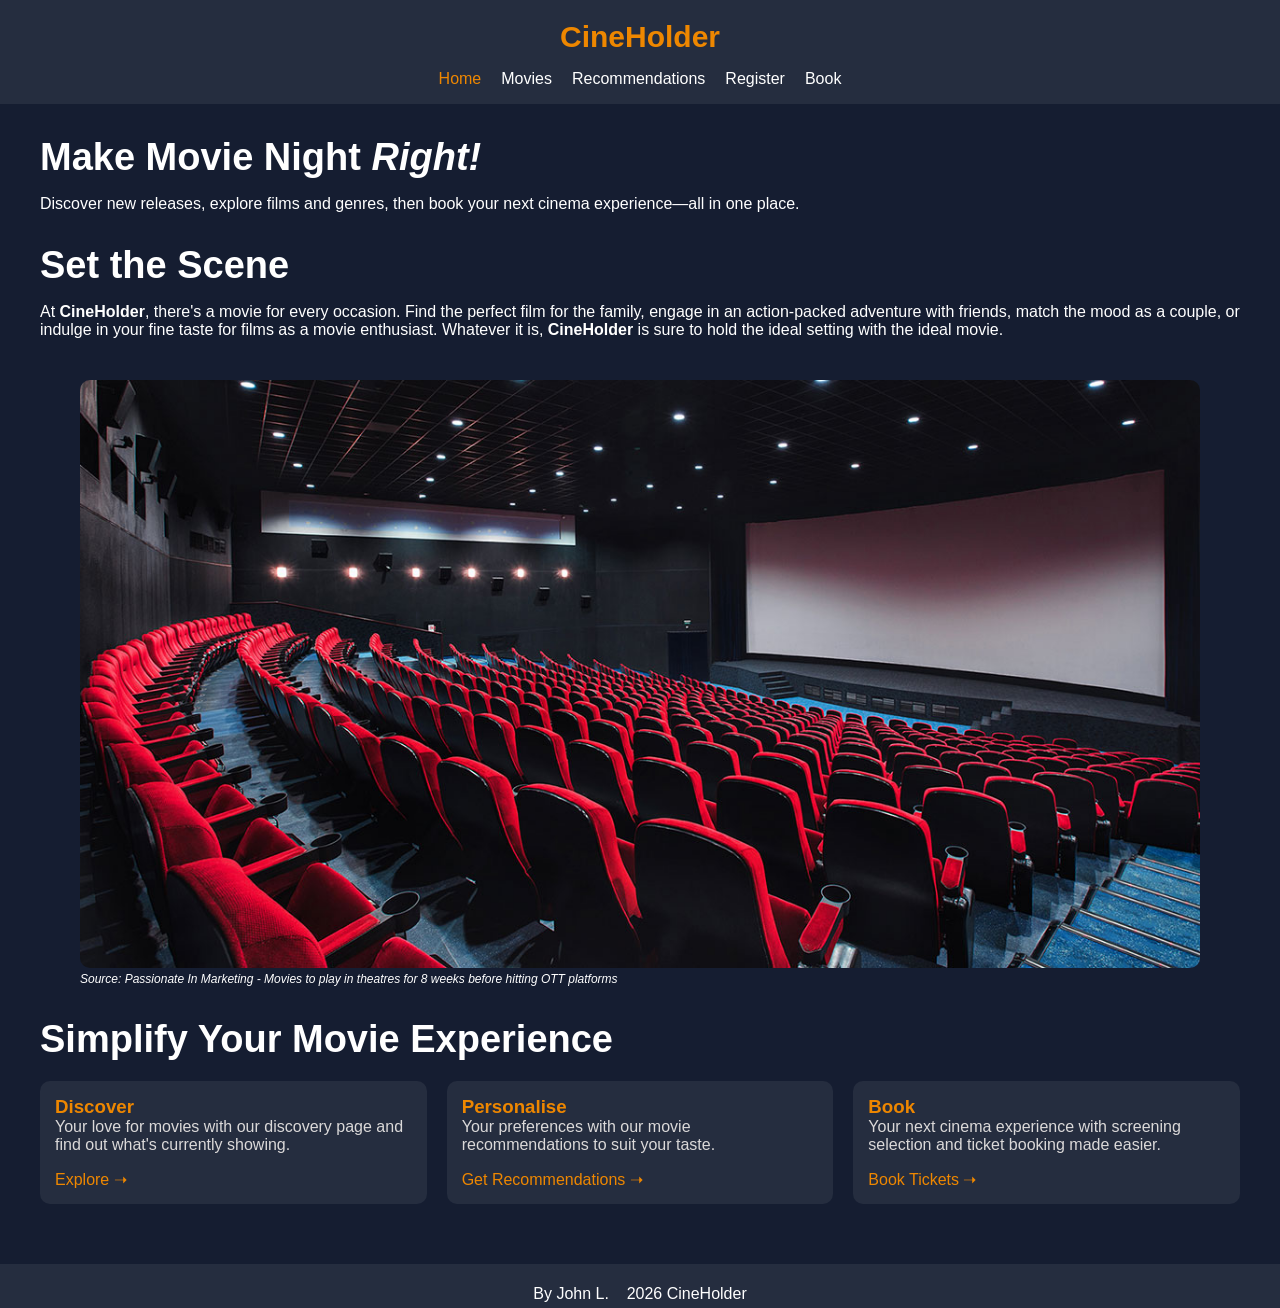
<file: web dev - assignment 2/index.html>
<!DOCTYPE html>
<html lang="en">
<head>
    <meta charset="utf-8" >
    <meta name="description" content="Web development" >
    <meta name="keywords" content="Movie discovery and ticket booking platform" >
    <meta name="author" content="John L." >
    <meta name="viewport" content="width=device-width, initial-scale=1.0" >
    <title>CineHolder · Home</title>

<link href="cssfiles/desktop.css" rel="stylesheet" media="screen and (min-width: 1024px)">
<link href="cssfiles/tablet.css" rel="stylesheet" media="screen and (min-width: 768px) and (max-width: 1023px)">
<link href="cssfiles/mobile.css" rel="stylesheet" media="screen and (max-width: 767px)">
<script src="jsfiles/script.js" defer></script>

</head>

<body>
    <!--Header contains website name and navigation bar-->
    <!--Website name and nav bar is consistent throughout webpages-->
    <!--Utilised the class "active" to display the current page-->
    <header>
        <h1>CineHolder</h1>

        <nav>
            <a href="index.html" class="active">Home</a>
            <a href="movies.html">Movies</a>
            <a href="recommend.html">Recommendations</a>
            <a href="register.html">Register</a>
            <a href="booking.html">Book</a>
        </nav>
    </header>

    <!--Used "segment" class throughout the webpages to style passages of text-->
<main>
    <section class="segment">
            <h2>Make Movie Night <em>Right!</em></h2>
                <p>
                    Discover new releases, explore films and genres, 
                    then book your next cinema experience—all in one place.
                </p>
    </section>

    <section class="segment">
        <h2>Set the Scene</h2>
            <p>
                At <strong>CineHolder</strong>, there's a movie for every occasion. Find the perfect film for the family, 
                engage in an action-packed adventure with friends, match the mood as a couple, 
                or indulge in your fine taste for films as a movie enthusiast. Whatever it is, 
                <strong>CineHolder</strong> is sure to hold the ideal setting with the ideal movie.
            </p>

            <!--Referenced the auditorium image to the name of the article I found the image and typed it inside of "figcaption"-->
            <figure>
                <img class="indexImage" src="images/cinema_auditorium.jpg" 
                    alt="Cinema auditorium with rows of seats facing the screen">
                    <figcaption>
                        <em>Source: Passionate In Marketing - Movies to play in theatres for 8 weeks before hitting
                        OTT platforms</em>
                    </figcaption>
            </figure>
    </section>

    <!--Utilised "services" class to display flex containing the individual service cards-->
    <!--The individual service cards are linked to their respective pages, allowing users to click on them based off their interests-->
    <section class="segment">
        <h2>Simplify Your Movie Experience</h2>
        <div class="services">
            <a href="movies.html">
                <article class="serviceCard">
                    <h3>Discover</h3>
                        <p>
                            Your love for movies with our discovery page and find out what's currently showing.
                        </p>
                        <span>
                            Explore ➝
                        </span>
                </article>
            </a>
            
            <a href="recommend.html">
                <article class="serviceCard">
                    <h3>Personalise</h3>
                        <p>
                            Your preferences with our movie recommendations to suit your taste.
                        </p>
                        <span>
                            Get Recommendations ➝
                        </span>
                </article>
            </a>

            <a href="booking.html">
                <article class="serviceCard">
                    <h3>Book</h3>
                        <p>
                            Your next cinema experience with screening selection and ticket booking made easier.
                        </p>
                        <span>
                            Book Tickets ➝
                        </span>
                </article>
            </a>
        </div>
    </section>

</main>

<!--Footer is styled with the "sticky footer" approach to have the footer consistently at the bottom of each loaded page within the platform-->
<footer>
    <p>By John L. &nbsp;&nbsp;&nbsp;2026 CineHolder</p>
</footer>

</body>

</html>
</file>
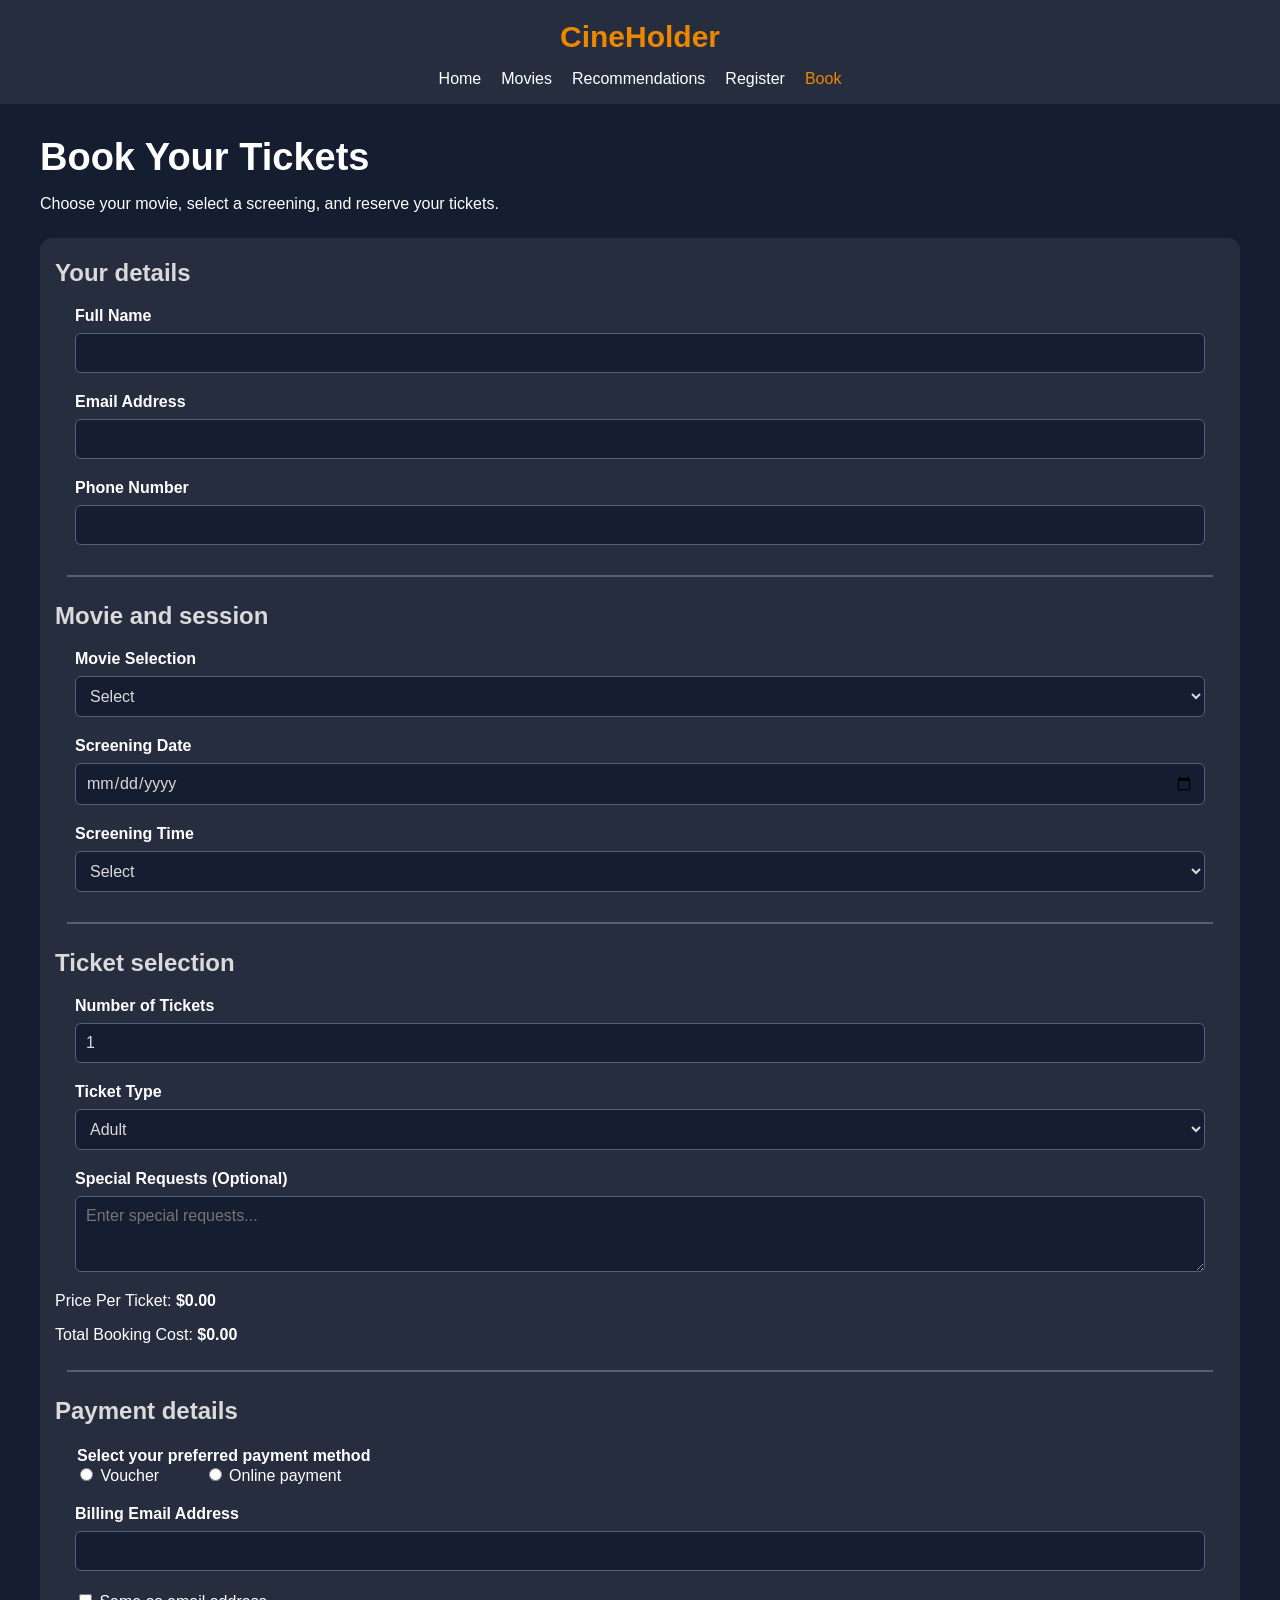
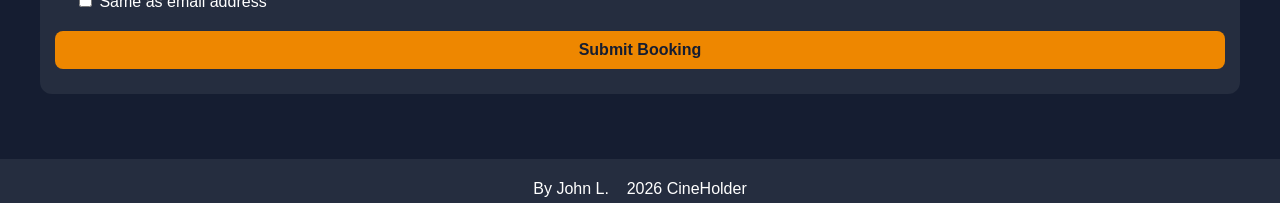
<file: web dev - assignment 2/booking.html>
<!DOCTYPE html>
<html lang="en">
<head>
    <meta charset="utf-8" >
    <meta name="description" content="Web development" >
    <meta name="keywords" content="Movie discovery and ticket booking platform" >
    <meta name="author" content="John L." >
    <meta name="viewport" content="width=device-width, initial-scale=1.0" >
    <title>CineHolder · Book</title>

<link href="cssfiles/desktop.css" rel="stylesheet" media="screen and (min-width: 1024px)">
<link href="cssfiles/tablet.css" rel="stylesheet" media="screen and (min-width: 768px) and (max-width: 1023px)">
<link href="cssfiles/mobile.css" rel="stylesheet" media="screen and (max-width: 767px)">
<script src="jsfiles/script.js" defer></script>

</head>

<body>

<div id="scrnOverlay"></div>

<div id="errorWindow" class="window" role="alertdialog"
     aria-modal="true" aria-labelledby="errorTitle">
        <h2 id="errorTitle">Invalid Booking</h2>

    <div id="errorMessages"></div>

    <button type="button" id="errorClose" class="errorButton">
        Close
    </button>
</div>

    <header>
        <h1>CineHolder</h1>

        <nav>
            <a href="index.html">Home</a>
            <a href="movies.html">Movies</a>
            <a href="recommend.html">Recommendations</a>
            <a href="register.html">Register</a>
            <a href="booking.html" class="active">Book</a>
        </nav>
    </header>


<main>
<section class="segment">
    <h2>Book Your Tickets </h2>
        <p>
            Choose your movie, select a screening, and reserve your tickets.
        </p>
</section>

<section class="infoPanel">
    <h2>Your details</h2>
    
<!--Upon successful submission, results will be posted to the given http link-->
    <form id="bookingForm" method="POST" action="http://mercury.swin.edu.au/it000000/cos10005/regtest.php">
        <fieldset>
            <div class="formInput">
                <label for="fullName">Full Name</label>
                <input type="text" id="fullName" name="fullName">
            </div>

            <div class="formInput">
                <label for="email">Email Address</label>
                <input type="text" id="email" name="email">
            </div>

            <div class="formInput">
                <label for="phone">Phone Number</label>
                <input type="tel" id="phone" name="phone">
            </div>
        </fieldset>

    <hr>

    <h2>Movie and session</h2>

    <fieldset>
        <div class="formInput">
            <label for="movie">Movie Selection</label>
                <select id="movie" name="movie">
                    <option value="">Select</option>
                    <option value="spider-man">Spider-Man: Brand New Day</option>
                    <option value="odyssey">The Odyssey</option>
                    <option value="supermario">The Super Mario Galaxy Movie</option>
                    <option value="lalaland">La La Land</option>
                    <option value="hailmary">Project Hail Mary</option>
                    <option value="3idiots">3 Idiots</option>
                </select>
        </div>

        <div class="formInput">
            <label for="screeningDate">Screening Date</label>
                <input type="date" id="screeningDate" name="screeningDate">
        </div>

        <div class="formInput">
            <label for="screeningTime">Screening Time</label>
                <select id="screeningTime" name="screeningTime">
                    <option value="">Select</option>
                </select>
        </div>
    </fieldset>

    <hr>

    <!--Used identifier "ticketQuantity" and "ticketType" to be targeted by JavaScript for ticket pricing calculation-->
    <!--Individual ticket types will be configured to have different values inside of JavaScript-->
    <h2>Ticket selection</h2>

    <fieldset>
        <div class="formInput">
            <label for="ticketQuantity">Number of Tickets</label>
                <input type="number" id="ticketQuantity" name="ticketQuantity" min="1" value="1">
        </div>

        <div class="formInput">
            <label for="ticketType">Ticket Type</label>
                <select id="ticketType" name="ticketType">
                    <option value="adult">Adult</option>
                    <option value="child">Child</option>
                    <option value="student">Student</option>
                </select>
        </div>
    
        <!--Established a textarea of "3" rows sizing with placeholder text inside-->
        <div class="formInput">
            <label for="specialRequests">
                Special Requests (Optional)
            </label>
            <textarea id="specialRequests" name="specialRequests" rows="3" placeholder="Enter special requests..."></textarea>
        </div>
        
        <!--"costSummary" is targeted by JavaScript in order to display finalised calculations-->
        <!--Used "aria-live=polite"" to read the cost per ticket and final pricing-->
        <div class="costSummary" aria-live="polite">
            <p>Price Per Ticket: <strong id="onePrice">$0.00</strong></p>
            <p>Total Booking Cost: <strong id="totalCost">$0.00</strong></p>
        </div>
    </fieldset>

    <hr>

    <h2>Payment details</h2>

    <fieldset class="formInputChoice2">
        <legend>Select your preferred payment method</legend>

                <label for="methodVoucher" class="radioLabel2">
                    <input id="methodVoucher" type="radio" name="paymentMethod" value="voucher">
                    Voucher
                </label>

                <label for="methodOnline" class="radioLabel2">
                    <input id="methodOnline" type="radio" name="paymentMethod" value="onlinePay">
                    Online payment
                </label>
    </fieldset>

    <!--Hidden containers consisting of input fields, they are only revealed when the respective option is selected above ^-->
    <fieldset>
        <div id="voucherFields" class="formInput" hidden>
            <label for="voucherCode">12-Digit Voucher Code</label>
                <input type="text" id="voucherCode" name="voucherCode" inputmode="numeric">
        </div>

        <div id="cardFields" hidden>
            <div class="formInput">
                <label for="cardType">Card Type</label>
                    <select id="cardType" name="cardType">
                        <option value="">Select</option>
                        <option value="visa">Visa</option>
                        <option value="mastercard">Mastercard</option>
                        <option value="amex">American Express</option>
                    </select>
            </div>

            <div class="formInput">
                <label for="cardNumber">Card Number</label>
                    <input type="text" id="cardNumber" name="cardNumber" inputmode="numeric" autocomplete="off">
            </div>
        </div>

        <div class="formInput">
            <label for="billingEmail">Billing Email Address</label>
                <input type="text" id="billingEmail" name="billingEmail">
        </div>

        <!--Used input "checkbox" for mirroring the previous Email field into "billingEmail" input ^ when checked-->
        <div class="formInputChoice3">
            <label for="sameEmail" class="radioLabel">
                <input id="sameEmail" type="checkbox" name="sameEmail" value="yes">
                Same as email address
            </label>
        </div>

        <button type="submit" class="panelButton">
            Submit Booking
        </button>
    </fieldset>

    </form>
</section>

</main>

<footer>
    <p>By John L. &nbsp;&nbsp;&nbsp;2026 CineHolder</p>
</footer>

</body>

</html>
</file>
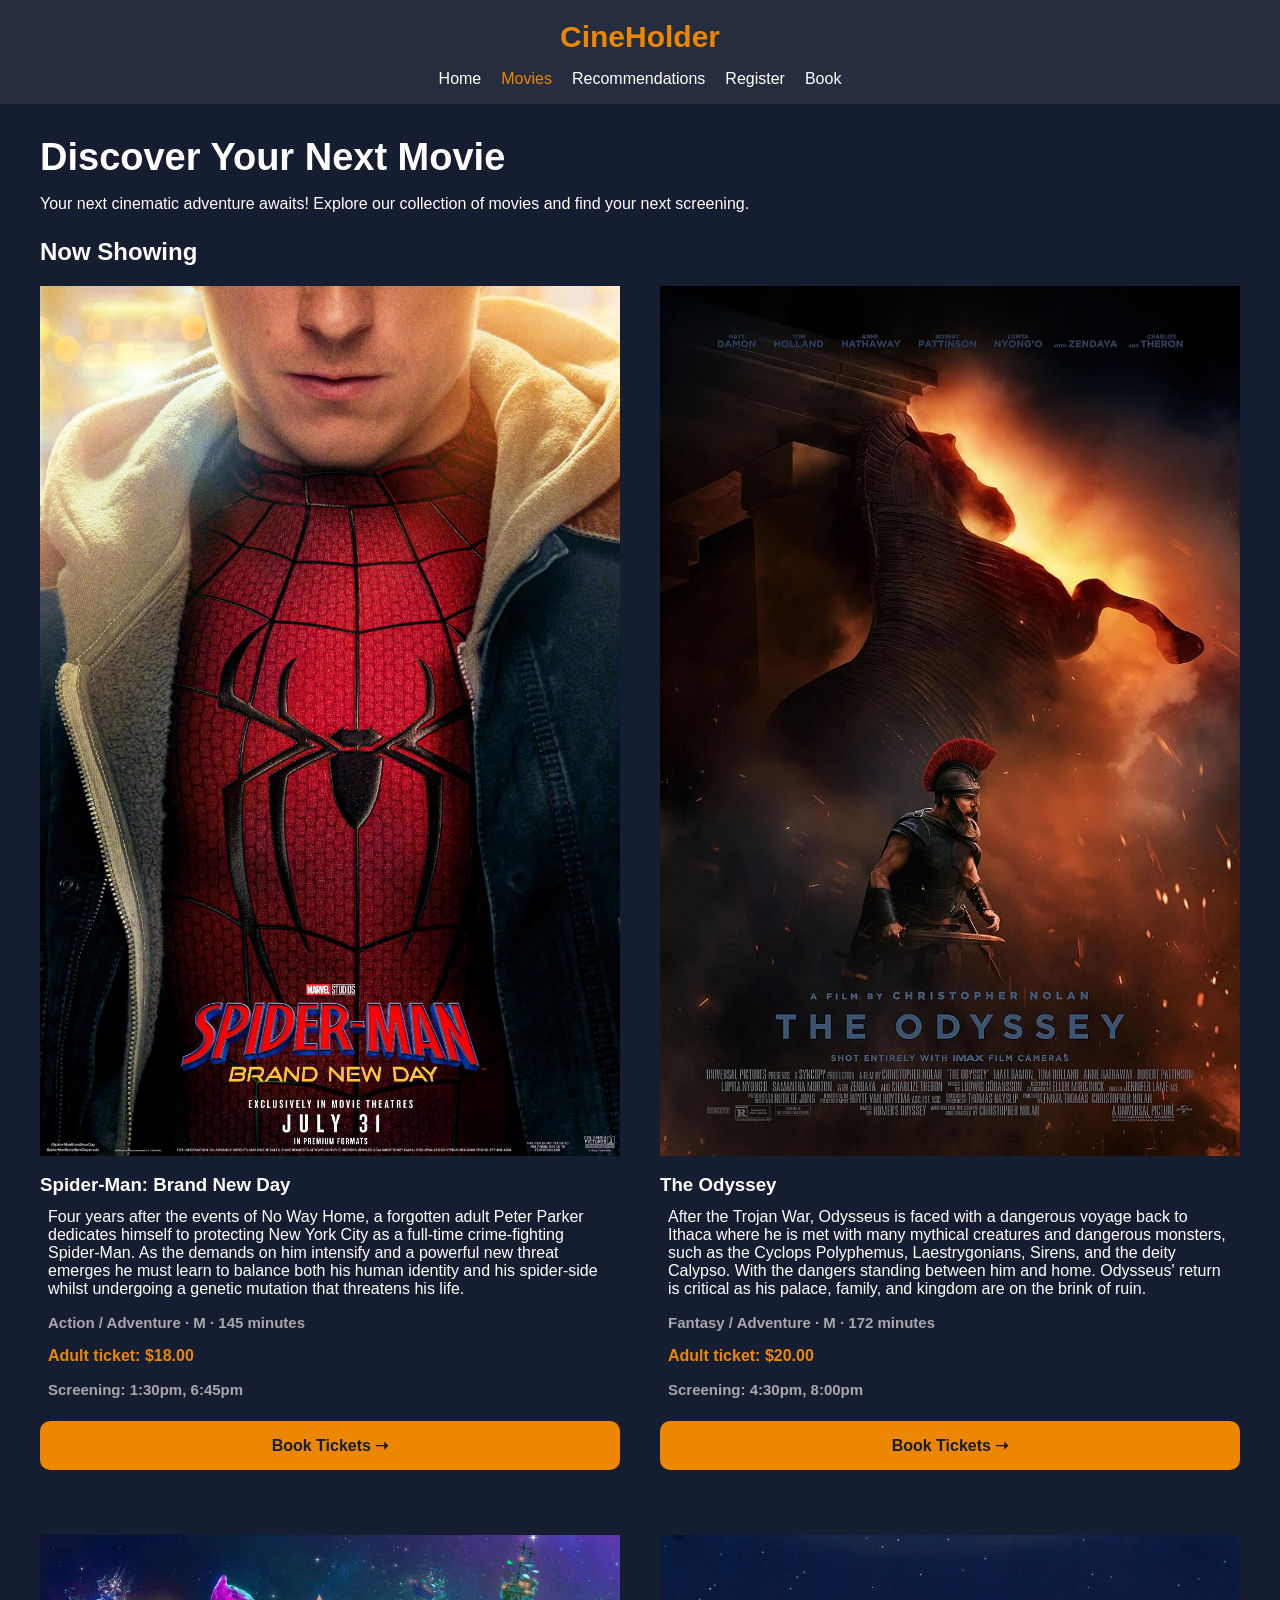
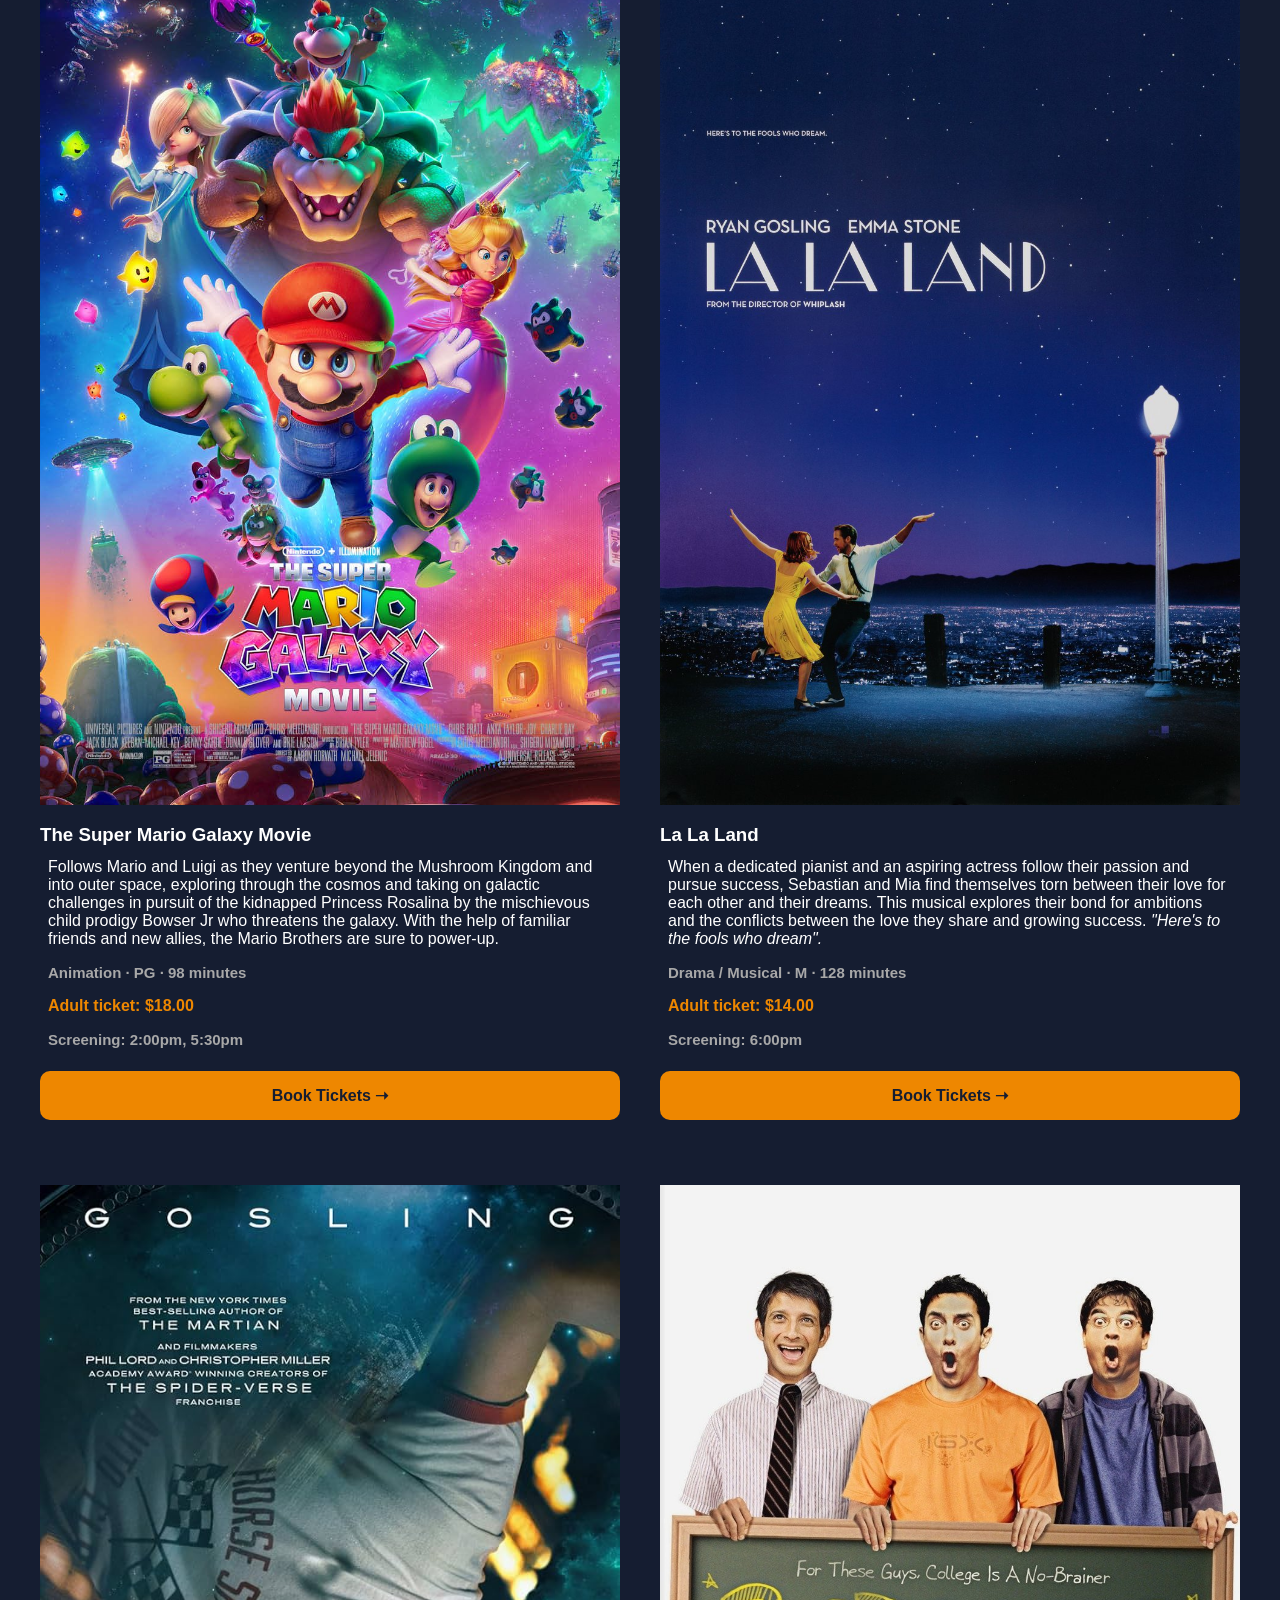
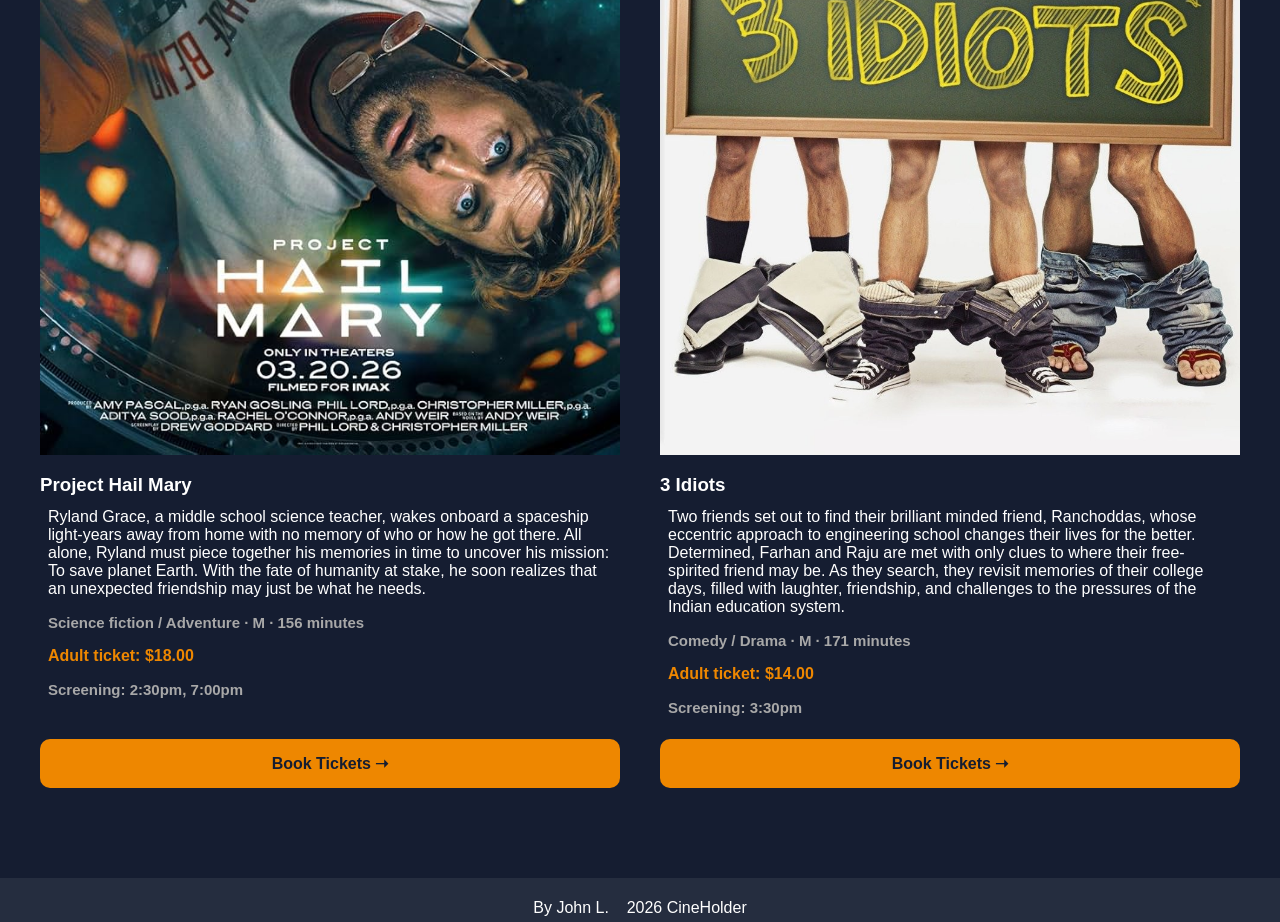
<file: web dev - assignment 2/movies.html>
<!DOCTYPE html>
<html lang="en">
<head>
    <meta charset="utf-8" >
    <meta name="description" content="Web development" >
    <meta name="keywords" content="Movie discovery and ticket booking platform" >
    <meta name="author" content="John L." >
    <meta name="viewport" content="width=device-width, initial-scale=1.0" >
    <title>CineHolder · Movies</title>

<link href="cssfiles/desktop.css" rel="stylesheet" media="screen and (min-width: 1024px)">
<link href="cssfiles/tablet.css" rel="stylesheet" media="screen and (min-width: 768px) and (max-width: 1023px)">
<link href="cssfiles/mobile.css" rel="stylesheet" media="screen and (max-width: 767px)">
<script src="jsfiles/script.js" defer></script>

</head>

<body>
    <header>
        <h1>CineHolder</h1>

        <nav>
            <a href="index.html">Home</a>
            <a href="movies.html" class="active">Movies</a>
            <a href="recommend.html">Recommendations</a>
            <a href="register.html">Register</a>
            <a href="booking.html">Book</a>
        </nav>
    </header>


<main>
<section class="segment">
    <h2>Discover Your Next Movie</h2>
        <p>
            Your next cinematic adventure awaits! 
            Explore our collection of movies and find your next screening.
        </p>
</section>

<!--Individual movie card consists of information regarding...-->
<!--what genres, age rating, and movie length is -->
<!--Adult pricing is only displayed and serves as a basis-->
<!--Decription is referenced to the synopsis of the movie, with sources inside of "Readme.txt"-->
<!--Layout of movie cards are displayed into grids from 2 per row due to "collection" class-->
<section>
    <h2>Now Showing</h2>
        <div class="collection">
            <!--Movie 1-->
            <article class="movieCard">
                <img src="images/spider-man.jpg"
                    alt="Spider-man: Brand New Day">

                    <h3>Spider-Man: Brand New Day</h3>
                        <p class="description">
                            Four years after the events of No Way Home, a forgotten adult Peter Parker
                            dedicates himself to protecting New York City as a full-time crime-fighting Spider-Man.
                            As the demands on him intensify and a powerful new threat emerges 
                            he must learn to balance both his human identity and his spider-side whilst undergoing
                            a genetic mutation that threatens his life.
                        </p>

                        <p class="movieMeta">Action / Adventure · M · 145 minutes</p>
                        <p class="pricing">Adult ticket: $18.00</p>
                        <p class="screening">Screening: 1:30pm, 6:45pm</p>

                        <!--Styled button that links to the booking page containing the movie id inside of the HTML of the selected movie-->
                        <a href="booking.html?movie=spider-man" 
                            class="bookButton">
                            Book Tickets ➝
                        </a>
            </article>

            <!--Movie 2-->
            <article class="movieCard">
                <img src="images/odyssey.jpg"
                    alt="The Odyssey">
                
                    <h3>The Odyssey</h3>
                        <p class="description">
                            After the Trojan War, Odysseus is faced with a dangerous voyage back
                            to Ithaca where he is met with many mythical creatures and dangerous monsters, 
                            such as the Cyclops Polyphemus, Laestrygonians, Sirens, and the deity Calypso. 
                            With the dangers standing between him and home. Odysseus' return is critical
                            as his palace, family, and kingdom are on the brink of ruin.
                        </p>

                        <p class="movieMeta">Fantasy / Adventure · M · 172 minutes</p>
                        <p class="pricing">Adult ticket: $20.00</p>
                        <p class="screening">Screening: 4:30pm, 8:00pm</p>

                        <a href="booking.html?movie=odyssey" 
                            class="bookButton">
                            Book Tickets ➝
                        </a>
            </article>

            <!--Movie 3-->
            <article class="movieCard">
                <img src="images/supermario.jpg"
                    alt="The Super Mario Galaxy Movie">
                
                    <h3>The Super Mario Galaxy Movie</h3>
                        <p class="description">
                            Follows Mario and Luigi as they venture beyond the Mushroom Kingdom and into outer space, 
                            exploring through the cosmos and taking on galactic challenges in pursuit of the 
                            kidnapped Princess Rosalina by the mischievous child prodigy Bowser Jr who threatens the galaxy. 
                            With the help of familiar friends and new allies, the Mario Brothers are sure to power-up.
                        </p>

                        <p class="movieMeta">Animation · PG · 98 minutes</p>
                        <p class="pricing">Adult ticket: $18.00</p>
                        <p class="screening">Screening: 2:00pm, 5:30pm</p>

                        <a href="booking.html?movie=supermario" 
                            class="bookButton">
                            Book Tickets ➝
                        </a>
            </article>

            <!--Movie 4-->
            <article class="movieCard">
                <img src="images/lalaland.jpg"
                    alt="La La Land">
                
                    <h3>La La Land</h3>
                        <p class="description">
                            When a dedicated pianist and an aspiring actress follow their passion and pursue success, Sebastian and Mia find themselves 
                            torn between their love for each other and their dreams. This musical explores their bond for ambitions and the conflicts between 
                            the love they share and growing success. <em>"Here's to the fools who dream".</em>
                        </p>

                        <p class="movieMeta">Drama / Musical · M · 128 minutes</p>
                        <p class="pricing">Adult ticket: $14.00</p>
                        <p class="screening">Screening: 6:00pm</p>

                        <a href="booking.html?movie=lalaland" 
                            class="bookButton">
                            Book Tickets ➝
                        </a>
            </article>

            <!--Movie 5-->
            <article class="movieCard">
                <img src="images/hailmary.jpg"
                    alt="Project Hail Mary">

                    <h3>Project Hail Mary</h3>
                        <p class="description">
                            Ryland Grace, a middle school science teacher, wakes onboard a spaceship light-years away from home with no memory of who 
                            or how he got there. All alone, Ryland must piece together his memories in time to uncover his mission: To save planet Earth. 
                            With the fate of humanity at stake, he soon realizes that an unexpected friendship may just be what he needs.
                        </p>

                        <p class="movieMeta">Science fiction / Adventure · M · 156 minutes</p>
                        <p class="pricing">Adult ticket: $18.00</p>
                        <p class="screening">Screening: 2:30pm, 7:00pm</p>

                        <a href="booking.html?movie=hailmary" 
                            class="bookButton">
                            Book Tickets ➝
                        </a>
            </article>

            <!--Movie 6-->
            <article class="movieCard">
                <img src="images/3idiots.jpg"
                    alt="3 Idiots">
                
                    <h3>3 Idiots</h3>
                        <p class="description">
                            Two friends set out to find their brilliant minded friend, Ranchoddas, whose eccentric approach to 
                            engineering school changes their lives for the better. Determined, Farhan and Raju are met with only clues to where 
                            their free-spirited friend may be. As they search, they revisit memories of their college days, filled with laughter, friendship, 
                            and challenges to the pressures of the Indian education system.
                        </p>

                        <p class="movieMeta">Comedy / Drama · M · 171 minutes</p>
                        <p class="pricing">Adult ticket: $14.00</p>
                        <p class="screening">Screening: 3:30pm</p>

                        <a href="booking.html?movie=3idiots" 
                            class="bookButton">
                            Book Tickets ➝
                        </a>
            </article>
        </div>
</section>

</main>

<footer>
    <p>By John L. &nbsp;&nbsp;&nbsp;2026 CineHolder</p>
</footer>

</body>

</html>
</file>
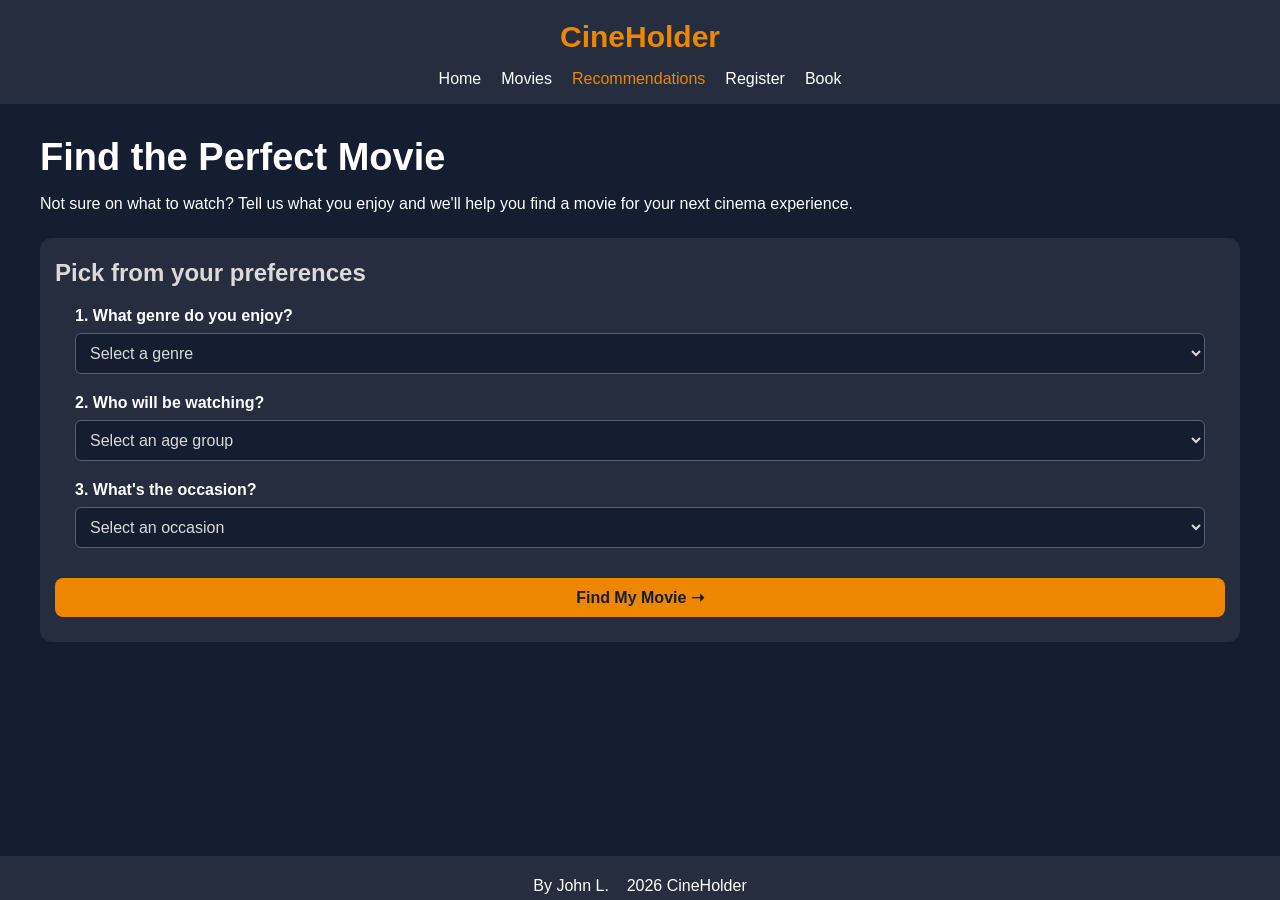
<file: web dev - assignment 2/recommend.html>
<!DOCTYPE html>
<html lang="en">
<head>
    <meta charset="utf-8" >
    <meta name="description" content="Web development" >
    <meta name="keywords" content="Movie discovery and ticket booking platform" >
    <meta name="author" content="John L." >
    <meta name="viewport" content="width=device-width, initial-scale=1.0" >
    <title>CineHolder · Recommendations</title>

<link href="cssfiles/desktop.css" rel="stylesheet" media="screen and (min-width: 1024px)">
<link href="cssfiles/tablet.css" rel="stylesheet" media="screen and (min-width: 768px) and (max-width: 1023px)">
<link href="cssfiles/mobile.css" rel="stylesheet" media="screen and (max-width: 767px)">
<script src="jsfiles/script.js" defer></script>

</head>

<body>
    <header>
        <h1>CineHolder</h1>

        <nav>
            <a href="index.html">Home</a>
            <a href="movies.html">Movies</a>
            <a href="recommend.html" class="active">Recommendations</a>
            <a href="register.html">Register</a>
            <a href="booking.html">Book</a>
        </nav>
    </header>


<main>
<section class="segment">
    <h2>Find the Perfect Movie</h2>
        <p>
            Not sure on what to watch? Tell us what you enjoy and we'll help you find a movie for your next 
            cinema experience.
        </p>
</section>


<!--Used the class "infoPanel" consistently throughout the website when a form panel is required-->
<!--Adopted "diabled selected hidden" to have a placeholder option within each field which are then hidden when user clicks on the fields-->
<!--Assigned specific "id" and "value" -values to be used within JavaScript preference evaluation process-->
<section class="infoPanel">
    <h2>Pick from your preferences</h2>
    
    <form id="recommendForm">
        <fieldset>
            <div class="formInput">
                <label for="movieGenre">1. What genre do you enjoy?</label>
                    <select id="movieGenre" name="movieGenre" required>
                        <option value="" disabled selected hidden>Select a genre</option>
                        <option value="action">Action</option>
                        <option value="adventure">Adventure</option>
                        <option value="animation">Animation</option>
                        <option value="comedy">Comedy</option>
                        <option value="drama">Drama</option>
                        <option value="fantasy">Fantasy</option>
                        <option value="musical">Musical</option>
                        <option value="scienceFiction">Science Fiction</option>
                    </select>
            </div>

            <div class="formInput">
                <label for="ageGroup">2. Who will be watching?</label>
                    <select id="ageGroup" name="ageGroup" required>
                        <option value="" disabled selected hidden>Select an age group</option>
                        <option value="child">Children</option>
                        <option value="teen">Teenager</option>
                        <option value="adult">Adult</option>
                    </select>
            </div>

            <div class="formInput">
                <label for="viewPreference">3. What's the occasion?</label>
                    <select id="viewPreference" name="viewPreference" required>
                        <option value="" disabled selected hidden>Select an occasion</option>
                        <option value="family">Family outing</option>
                        <option value="couple">Date night</option>
                        <option value="friends">With friends</option>
                        <option value="solo">Watching solo</option>
                    </select>
            </div>
        </fieldset>
        
        <button type="submit" class="panelButton">
            Find My Movie ➝
        </button>
    </form>


<!--Container used for JavaScript to target and dynamically display the recommended movie based on the user's selected preferences-->
<!--"aria-live="polite"" allows screen readers to announce the displayed content without interrupting the user-->
    <div id="recommendationResult" aria-live="polite"></div>
</section>

</main>

<footer>
    <p>By John L. &nbsp;&nbsp;&nbsp;2026 CineHolder</p>
</footer>

</body>

</html>
</file>
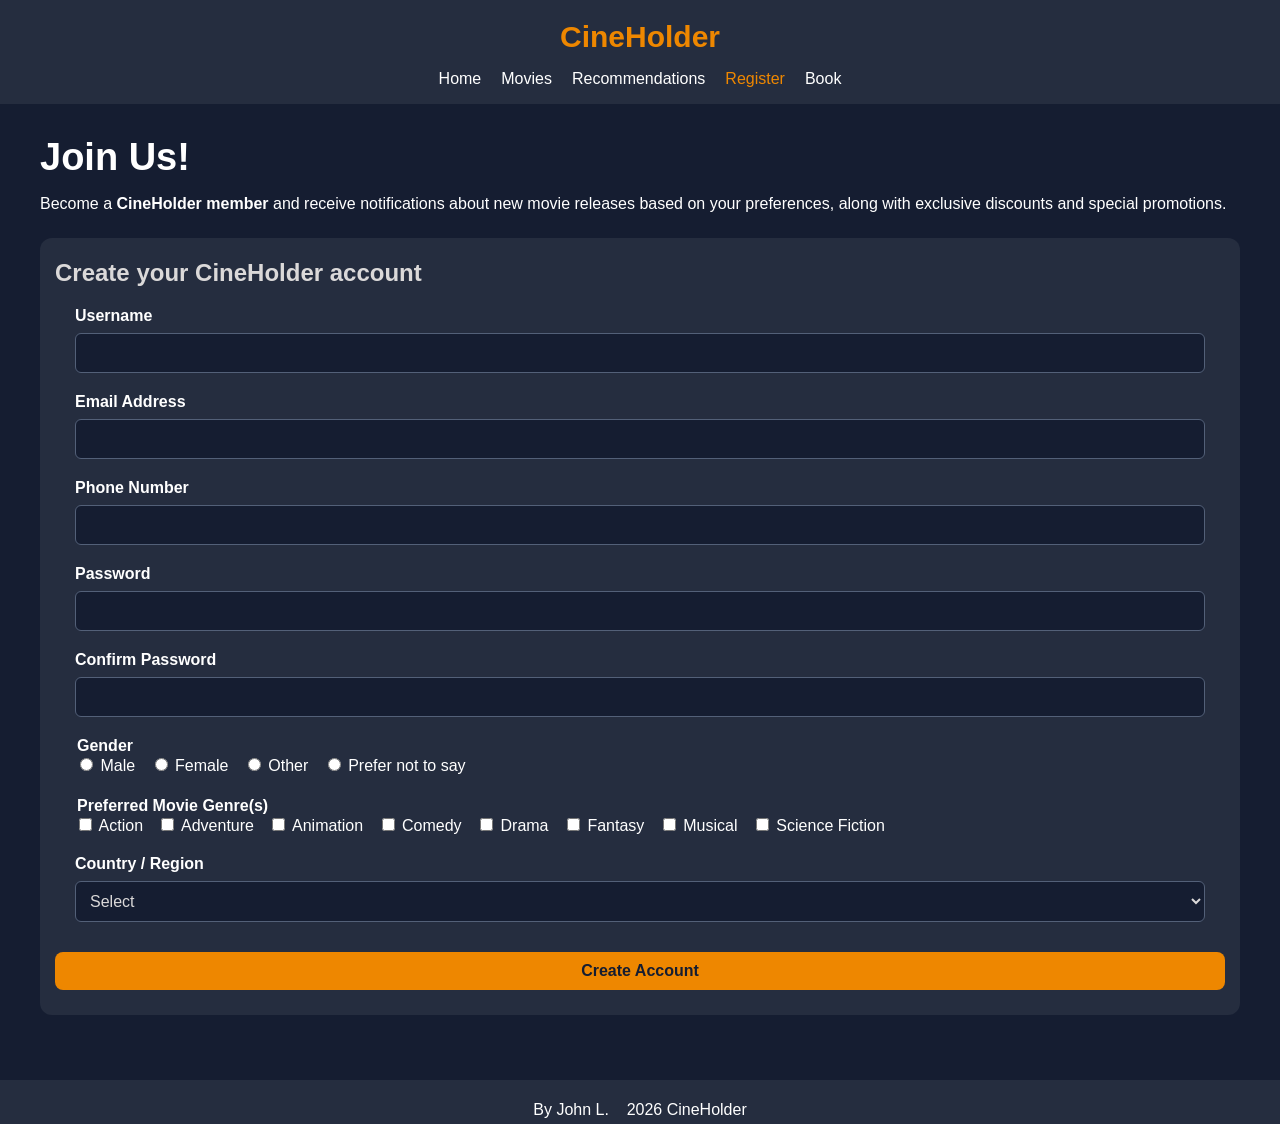
<file: web dev - assignment 2/register.html>
<!DOCTYPE html>
<html lang="en">
<head>
    <meta charset="utf-8" >
    <meta name="description" content="Web development" >
    <meta name="keywords" content="Movie discovery and ticket booking platform" >
    <meta name="author" content="John L." >
    <meta name="viewport" content="width=device-width, initial-scale=1.0" >
    <title>CineHolder · Register</title>

<link href="cssfiles/desktop.css" rel="stylesheet" media="screen and (min-width: 1024px)">
<link href="cssfiles/tablet.css" rel="stylesheet" media="screen and (min-width: 768px) and (max-width: 1023px)">
<link href="cssfiles/mobile.css" rel="stylesheet" media="screen and (max-width: 767px)">
<script src="jsfiles/script.js" defer></script>

</head>

<body>


<!--An "error window" popup is displayed when the user submits the form with invalid inputs-->
<!--The error window is styled and will present strings of text regarding validation requirements-->
<!--The strings will be given into the empty container "errorMessages"-->
<!--"scrnOverlay" is styled and tageted by JavaScript to give it meaningful properties-->
<!--"scrnOverlay" is diaplayed behind the error popup-->
<!--A button is located at the bottom of the popup message to close it-->
<!--For accessibility, the use of "aria" attributes are identified for assistive technologies-->
<div id="scrnOverlay"></div>

<div id="errorWindow" class="window" role="alertdialog"
     aria-modal="true" aria-labelledby="errorTitle">
        <h2 id="errorTitle">Invalid Registration</h2>

    <div id="errorMessages"></div>

    <button type="button" id="errorClose" class="errorButton">
        Close
    </button>
</div>

    <header>
        <h1>CineHolder</h1>

        <nav>
            <a href="index.html">Home</a>
            <a href="movies.html">Movies</a>
            <a href="recommend.html">Recommendations</a>
            <a href="register.html" class="active">Register</a>
            <a href="booking.html">Book</a>
        </nav>
    </header>


<main>
<section class="segment">
    <h2>Join Us!</h2>
        <p>
            Become a <strong>CineHolder member</strong> and receive notifications about new movie releases based on your preferences, 
            along with exclusive discounts and special promotions.
        </p>
</section>

<!--Used "for" attribute is used on each individual label mainly for acessibility reasons-->
<!--Established "id"s for each individual input to allow them to be targeted by JavaScript-->
<section class="infoPanel">
    <h2>Create your CineHolder account</h2>
    
    <form id="registerForm">
        
        <fieldset>
            <div class="formInput">
                <label for="username">Username</label>
                    <input type="text" id="username" name="username">
            </div>

            <div class="formInput">
                <label for="email">Email Address</label>
                    <input type="text" id="email" name="email">
            </div>

            <div class="formInput">
                <label for="phone">Phone Number</label>
                    <input type="tel" id="phone" name="phone">
            </div>

            <div class="formInput">
                <label for="password">Password</label>
                    <input type="password" id="password" name="password">
            </div>
            
            <div class="formInput">
                <label for="confirmPass">Confirm Password</label>
                    <input type="password" id="confirmPass" name="confirmPass">
            </div>
        </fieldset>

        <fieldset class="formInputChoice">
            <legend>Gender</legend>

                <label for="genM" class="radioLabel">
                    <input id="genM" type="radio" name="gender" value="male">
                    Male
                </label>

                <label for="genF" class="radioLabel">
                    <input id="genF" type="radio" name="gender" value="female">
                    Female
                </label>

                <label for="genOther" class="radioLabel">
                    <input id="genOther" type="radio" name="gender" value="other">
                    Other
                </label>

                <label for="genDisclosed" class="radioLabel">
                    <input id="genDisclosed" type="radio" name="gender" value="disclosed">
                    Prefer not to say
                </label>
        </fieldset>

        <fieldset class="formInputChoice2">
            <legend>Preferred Movie Genre(s)</legend>

                <label for="genreAction" class="checkboxLabel">
                    <input id="genreAction" type="checkbox" name="genres" value="Action">
                    Action
                </label>

                <label for="genreAdventure" class="checkboxLabel">
                    <input id="genreAdventure" type="checkbox" name="genres" value="Adventure">
                    Adventure
                </label>

                <label for="genreAnimation" class="checkboxLabel">
                    <input id="genreAnimation" type="checkbox" name="genres" value="Animation">
                    Animation
                </label>

                <label for="genreComedy" class="checkboxLabel">
                    <input id="genreComedy" type="checkbox" name="genres" value="Comedy">
                    Comedy
                </label>

                <label for="genreDrama" class="checkboxLabel">
                    <input id="genreDrama" type="checkbox" name="genres" value="Drama">
                    Drama
                </label>

                <label for="genreFantasy" class="checkboxLabel">
                    <input id="genreFantasy" type="checkbox" name="genres" value="Fantasy">
                    Fantasy
                </label>

                <label for="genreMusical" class="checkboxLabel">
                    <input id="genreMusical" type="checkbox" name="genres" value="Musical">
                    Musical
                </label>

                <label for="genreSF" class="checkboxLabel">
                    <input id="genreSF" type="checkbox" name="genres" value="Science Fiction">
                    Science Fiction
                </label>
        </fieldset>

        <fieldset>
            <div class="formInput">
                <label for="country">Country / Region</label>
                    <select id="country" name="country">
                        <option value="">Select</option>
                        <option value="Australia">Australia</option>
                        <option value="China">China</option>
                        <option value="Canada">Canada</option>
                        <option value="Hong Kong">Hong Kong</option>
                        <option value="India">India</option>
                        <option value="New Zealand">New Zealand</option>
                        <option value="The Philippines">The Philippines</option>
                        <option value="Singapore">Singapore</option>
                        <option value="United Kingdom">United Kingdom</option>
                        <option value="United States">United States</option>
                </select>
            </div>
        </fieldset>

        <button type="submit" class="panelButton">
            Create Account
        </button>
    </form>
</section>

</main>

<footer>
    <p>By John L. &nbsp;&nbsp;&nbsp;2026 CineHolder</p>
</footer>

</body>

</html>
</file>
<file: web dev - assignment 2/cssfiles/desktop.css>
/*  Desktop version */


/*  Adopted colour scheme
    Background: #151D31
    Secondary panels and fieldtext: #252D3F
    Secondary buttons and highlights: #EE8700     */


/*  General page styling, this block is to ensure
    that the footer remains at the bottom of each page  */
html, body {
    height: 100%;
    margin: 0;
}

body {
    display: flex;
    flex-direction: column;
    min-height: 100vh;
    margin: 0;
    
    background-color: #151D31;
    color: white;
    font-family: Arial, sans-serif;
}


/*  Header panel.
    Website heading/title is centered.  */
header {
    display: flex;
    flex-direction: column;
    align-items: center;
    background-color: #252D3F;
}

header h1 {
    margin-bottom: 0;
    color:#EE8700;
    font-family: Impact, sans-serif;
    font-size: 30px;
}

/*  Navigation bar is centered and underneath the website heading.
    Navigation buttons are segmented.
    A pseudo class is applied where nav text changes colour from
    white to orange when user "hover" over mouse.
    Current page is highlighted within navigation bar.  */
nav {
    display: flex;
    gap: 20px;
}

nav a {
    padding: 1em 0;
    color: white;
    text-decoration: none;
}

nav a:hover, nav a.active {
    color: #EE8700;
}

main {
    flex: 1;
    width: 100%;
    max-width: 1200px;
    margin: 0 auto;
}

section {
    margin-bottom: 30px;
}

.segment {
    margin-bottom: 25px;
}

.segment h2 {
    margin-bottom: 0;
    font-size: 38px;
}

/*  "box-sizing: border-box" is implemented to keep 
    the home page image's dimensions contained 
    within the established box */
.indexImage {
    width: 100%;
    height: 100%;
    margin-top: 25px;
    border-radius: 10px;
    box-sizing: border-box;
}

figcaption {
    font-size: 12px;
}

/*  "flex" display is adopted to segment 
    service cards effectively */
.services {
    display: flex;
    gap: 20px;
    margin-top: 20px;
}

/*  font colour is "inherited" from the parent container
    ultimately matching the colour used before it */
.services a {
    flex: 1;
    color: inherit;
    text-decoration: none;
}

/*  "ease" combined with "transform" transition allows
    the service card to play an animation gradually */
.serviceCard {
    width: 100%;
    height: 100%;
    padding: 15px;
    box-sizing: border-box;
    border-radius: 10px;

    background-color: #252D3F;
    transition: transform 1s ease; 
}

.serviceCard h3, .serviceCard span {
    color: #EE8700;
}

.serviceCard h3 {
    margin: 0;
}

.serviceCard p {
    margin: 0;
    color: #dbd9d9;
}

.serviceCard span {
    display: block;
    margin-top: 1em;
}

/*  Pseudo-class ":hover" is incoporated to show a "lift"
    effect translating the service card upwards on user mouse hovering  */
.serviceCard:hover {
    transform: translateY(-5px);
}

footer {
    padding: 5px;
    margin-top: 35px;
    background-color: #252D3F;
    text-align: center;
}

footer p {
    margin-bottom: 0;
}


/*  Display type "grid" to segment individual movie cards.
    Grid is formatted into 2 neat columns, where "0, 1fr" 
    sets the size limit for each column.    */
.collection {
    display: grid;
    grid-template-columns: repeat(2, minmax(0, 1fr));
    gap: 40px;
    margin-top: 20px;
}

.movieCard {
    display: flex;
    flex-direction: column;
    margin-bottom: 25px;
}

/*  "object-fit: cover" is implemented to prevent the movie poster
    images from stretching or distoring due to the sizing.
    Used "aspect-ratio: 2 / 3" to force the images to maintain a 
    portrait proportion where the width is 2 units and the 
    height is 3 units   */
.movieCard img {
    width: 100%;
    height: auto;
    aspect-ratio: 2 / 3;
    object-fit: cover;
}

.movieCard h3 {
    margin-bottom: 4px;
}

.movieCard p {
    margin: 8px;
}

.movieCard .description {
    font-size: 16px;
}

.movieMeta, .screening {
    color: #a8a8a8;
    font-weight: bold;
    font-size: 15px;
}

.pricing {
    color: #EE8700;
    font-weight: bold;
}

.screening {
    padding-bottom: 15px;
}

.bookButton {
    display: block;
    width: 100%;
    height: auto;
    margin-top: auto;
    padding: 15px;
    box-sizing: border-box;
    border-radius: 10px;
    
    background-color: #EE8700;
    color: #151D31;

    text-align: center;
    text-decoration: none;
    font-weight: bold;
}

.infoPanel {
    padding: 1px 15px;
    box-sizing: border-box;
    border-radius: 12px;
    background-color: #252D3F;
}

.infoPanel h2 {
    color: #dbd9d9;
    margin: 20px 0 0 0;
}

.formInput {
    margin: 20px;
}

.formInputChoice {
    margin: auto auto auto 20px;
}

.formInputChoice2 {
    margin: 22px auto auto 20px;
}

.formInputChoice3 {
    margin: auto auto 20px 20px;
}

.formInput label {
    display: block;
    margin-bottom: 8px;
    font-weight: bold;
}

.formInputChoice legend, .formInputChoice2 legend {
    font-weight: bold
}

.formInput select {
    display: block;
    width: 100%;
    padding: 10px;
    box-sizing: border-box;
    border: 1px solid #536078;
    border-radius: 6px;

    background-color: #151D31;
    color: #dbd9d9;

    font-family: inherit;
    font-size: 16px;

    cursor: pointer;
}

.formInput input {
    display: block;
    width: 100%;
    padding: 10px;
    box-sizing: border-box;
    border: 1px solid #536078;
    border-radius: 6px;

    background-color: #151D31;
    color: #dbd9d9;

    font-family: inherit;
    font-size: 16px;
}

.formInput textarea {
    display: block;
    width: 100%;
    min-height: 70px;
    max-height: 200px;
    padding: 10px;
    box-sizing: border-box;
    border: 1px solid #536078;
    border-radius: 6px;

    background-color: #151D31;
    color: #dbd9d9;

    font-family: inherit;
    font-size: 16px;
    resize: vertical;
}

fieldset {
    border: none;
    padding: 0;
    margin: 0;
}

/*  Renders selection/choice inputs to 
    adopt the colour orange to promote
    consistent colour palette   */
.radioLabel, .checkboxLabel {
    margin-right: 10px;
    accent-color: #EE8700;
}

.radioLabel2 {
    margin-right: 40px;
    accent-color: #EE8700;
}

.panelButton {
    display: block;
    width: 100%;
    margin: 10px auto 24px;
    padding: 10px;
    box-sizing: border-box;
    border: none;
    border-radius: 8px;
    
    background-color: #EE8700;
    color: #151D31;

    font-family: inherit;
    font-size: 16px;
    font-weight: bold;

    cursor: pointer;
}

/*  Used to style the secondary buttons such as 
    the one created by JavaScript within "Recommendations" web page */
.panelButtonLite {
    display: block;
    width: 150px;
    margin: 10px auto 22px 10px;
    padding: 10px;
    box-sizing: border-box;
    border: none;
    border-radius: 8px;
    
    background-color: #EE8700;
    color: #151D31;
    text-align: center;
    text-decoration: none;

    font-family: inherit;
    font-size: 16px;
    font-weight: bold;

    cursor: pointer;
}

hr {
    width: 98%;
    margin: 10px auto 25px auto;
    border: none;
    border-top: 2px solid #536078;
}

/*  Indicates "screeningDate" container to be clickable */
#screeningDate {
    cursor: pointer;
}

/*  Styles the background and background
    colour overlay behind the error popup */
#scrnOverlay {
    display: none;
    position: fixed;
    top: 0;
    left: 0;
    width: 100%;
    height: 100%;
    background-color: black;
    opacity: 0.6;
    z-index: 1000;
}

/*  Styles the error popup display.
    The size is fixed and allows scrolling if the content
    "overflows". "z-index" places it above the background overlay ^. */
.window {
    display: none;
    position: fixed;
    top: 50%;
    left: 50%;
    transform: translate(-50%, -50%);
    width: 90%;
    max-width: 450px;
    max-height: 80vh;
    overflow-y: auto;
    box-sizing: border-box;
    padding: 24px;
    background-color: #151D31;
    color: white;
    border-radius: 12px;
    box-shadow: 0 8px 30px rgba(0, 0, 0, 0.3);
    z-index: 1001;
}

.window h2 {
    margin-top: 0;
    color: white;
}

/*  Adds spacing between the strings placed and 
    displayed inside the error message  */
#errorMessages p {
    margin: 10px 0;
}

.errorButton {
    padding: 10px 18px;
    border: none;
    border-radius: 6px;
    background-color: #EE8700;
    color: #151D31;
    font-weight: bold;
    cursor: pointer;
}
</file>
<file: web dev - assignment 2/cssfiles/tablet.css>
html, body {
    min-height: 100%;
    margin: 0;
}

body {
    display: flex;
    flex-direction: column;
    min-height: 100vh;
    background-color: #151D31;
    color: white;
    font-family: Arial, sans-serif;
}

header {
    display: flex;
    flex-direction: column;
    align-items: center;
    padding: 8px 10px;
    background-color: #252D3F;
}

header h1 {
    margin: 8px 0 4px;
    color: #EE8700;
    font-family: Impact, sans-serif;
    font-size: 28px;
    text-align: center;
}

nav {
    display: flex;
    flex-wrap: wrap;
    justify-content: center;
    gap: 12px 22px;
    width: 100%;
    padding: 10px 8px;
    box-sizing: border-box;
}

nav a {
    display: inline-block;
    padding: 8px 2px;
    color: white;
    text-decoration: none;
    font-size: 16px;
}

nav a:hover, nav a.active {
    color: #EE8700;
}

main {
    flex: 1;
    width: 100%;
    max-width: 1200px;
    margin: 0 auto;
    padding: 0 24px;
    box-sizing: border-box;
}

section {
    margin-bottom: 22px;
}

.segment {
    margin-bottom: 20px;
}

.segment h2 {
    margin-bottom: 0;
    font-size: 32px;
    line-height: 1.2;
}

.indexImage {
    display: block;
    width: 100%;
    height: auto;
    margin-top: 18px;
    border-radius: 10px;
    box-sizing: border-box;
    object-fit: cover;
}

figcaption {
    font-size: 12px;
    line-height: 1.4;
}

/*  Service cards are stacked vertically for smaller display */
.services {
    display: flex;
    flex-direction: column;
    gap: 14px;
    margin: 16px 0;
}

.services a {
    display: block;
    flex: 1 1 220px;
    min-width: 0;
    color: inherit;
    text-decoration: none;
}

.serviceCard {
    width: 100%;
    padding: 15px;
    box-sizing: border-box;
    border-radius: 10px;
    background-color: #252D3F;
    transition: transform 0.2s ease;
}

.serviceCard h3, .serviceCard span {
    color: #EE8700;
}

.serviceCard h3 {
    margin: 0 0 8px;
}

.serviceCard p {
    margin: 0;
    color: #dbd9d9;
    line-height: 1.5;
}

.serviceCard span {
    display: block;
    margin-top: 1em;
}

.serviceCard:hover {
    transform: translateY(-3px);
}

footer {
    padding: 8px 5px;
    margin-top: 24px;
    background-color: #252D3F;
    text-align: center;
}

footer p {
    margin: 8px 0;
    font-size: 14px;
}

/*  Movie cards only use one column 
    for narrow screens  */
.collection {
    display: grid;
    grid-template-columns: minmax(0, 1fr);
    gap: 20px;
    margin-top: 16px;
}

.movieCard {
    display: flex;
    flex-direction: column;
    min-width: 0;
    margin-bottom: 16px;
}

.movieCard img {
    display: block;
    width: 100%;
    height: auto;
    aspect-ratio: 2 / 3;
    object-fit: cover;
}

.movieCard h3 {
    margin-bottom: 4px;
}

.movieCard p {
    margin: 8px 0;
    line-height: 1.5;
}

.movieCard .description {
    font-size: 16px;
}

.movieMeta, .screening {
    color: #a8a8a8;
    font-weight: bold;
    font-size: 14px;
    line-height: 1.4;
}

.pricing {
    color: #EE8700;
    font-weight: bold;
}

.screening {
    padding-bottom: 12px;
}

.bookButton {
    display: block;
    width: 100%;
    height: auto;
    margin-top: auto;
    padding: 14px;
    box-sizing: border-box;
    border-radius: 10px;
    background-color: #EE8700;
    color: #151D31;
    text-align: center;
    text-decoration: none;
    font-weight: bold;
}

.infoPanel {
    width: 100%;
    padding: 1px 18px;
    box-sizing: border-box;
    border-radius: 12px;
    background-color: #252D3F;
}

.infoPanel h2 {
    margin: 18px 0 0;
    color: #dbd9d9;
    font-size: 24px;
    line-height: 1.3;
}

.formInput {
    margin: 20px 0;
}

.formInputChoice {
    margin: 12px 0 12px 8px;
}

.formInputChoice2 {
    margin: 16px 0 12px 8px;
}

.formInputChoice3 {
    margin: 12px 0 18px 8px;
}

.formInput label {
    display: block;
    margin-bottom: 8px;
    font-weight: bold;
    line-height: 1.4;
}

.formInputChoice legend, .formInputChoice2 legend {
    font-weight: bold;
}

.formInput select, .formInput input {
    display: block;
    width: 100%;
    max-width: 100%;
    min-height: 42px;
    padding: 10px;
    box-sizing: border-box;
    border: 1px solid #536078;
    border-radius: 6px;
    background-color: #151D31;
    color: #dbd9d9;
    font-family: inherit;
    font-size: 16px;
}

.formInput textarea {
    display: block;
    width: 100%;
    max-width: 100%;
    min-height: 90px;
    max-height: 220px;
    padding: 10px;
    box-sizing: border-box;
    border: 1px solid #536078;
    border-radius: 6px;
    background-color: #151D31;
    color: #dbd9d9;
    font-family: inherit;
    font-size: 16px;
    resize: vertical;
}

fieldset {
    min-width: 0;
    border: none;
    padding: 0;
    margin: 0;
}

.radioLabel, .checkboxLabel {
    margin-right: 10px;
    accent-color: #EE8700;
}

.radioLabel2 {
    margin-right: 20px;
    accent-color: #EE8700;
}

.panelButton {
    display: block;
    width: 100%;
    min-height: 44px;
    margin: 10px auto 20px;
    padding: 12px;
    box-sizing: border-box;
    border: none;
    border-radius: 8px;
    background-color: #EE8700;
    color: #151D31;
    font-family: inherit;
    font-size: 16px;
    font-weight: bold;
    cursor: pointer;
}

.panelButtonLite {
    display: block;
    width: 100%;
    max-width: 200px;
    min-height: 44px;
    margin: 10px 0 20px;
    padding: 10px;
    box-sizing: border-box;
    border: none;
    border-radius: 8px;
    background-color: #EE8700;
    color: #151D31;
    text-align: center;
    text-decoration: none;
    font-family: inherit;
    font-size: 16px;
    font-weight: bold;
    cursor: pointer;
}

hr {
    width: 98%;
    margin: 10px auto 20px;
    border: none;
    border-top: 2px solid #536078;
}

#scrnOverlay {
    display: none;
    position: fixed;
    inset: 0;
    width: 100%;
    height: 100%;
    background-color: black;
    opacity: 0.6;
    z-index: 1000;
}

.window {
    display: none;
    position: fixed;
    top: 50%;
    left: 50%;
    transform: translate(-50%, -50%);
    width: calc(100% - 24px);
    max-width: 450px;
    max-height: 80vh;
    overflow-y: auto;
    box-sizing: border-box;
    padding: 20px;
    background-color: #151D31;
    color: white;
    border-radius: 12px;
    box-shadow: 0 8px 30px rgba(0, 0, 0, 0.3);
    z-index: 1001;
}

.window h2 {
    margin-top: 0;
    color: white;
    font-size: 22px;
}

#errorMessages p {
    margin: 10px 0;
}

.errorButton {
    padding: 10px 18px;
    border: none;
    border-radius: 6px;
    background-color: #EE8700;
    color: #151D31;
    font-weight: bold;
}
</file>
<file: web dev - assignment 2/cssfiles/mobile.css>
html, body {
    min-height: 100%;
    margin: 0;
}

body {
    display: flex;
    flex-direction: column;
    min-height: 100vh;
    background-color: #151D31;
    color: white;
    font-family: Arial, sans-serif;
}

header {
    display: flex;
    flex-direction: column;
    align-items: center;
    padding: 8px 10px;
    background-color: #252D3F;
}

header h1 {
    margin: 8px 0 4px;
    color: #EE8700;
    font-family: Impact, sans-serif;
    font-size: 28px;
    text-align: center;
}

/*  Navigation bar wraps multiple links 
    onto the same line for narrow screens */
nav {
    display: flex;
    flex-wrap: wrap;
    justify-content: center;
    gap: 6px 14px;
    width: 100%;
    padding: 8px 0;
    box-sizing: border-box;
}

nav a {
    display: inline-block;
    padding: 8px 2px;
    color: white;
    text-decoration: none;
    font-size: 15px;
}

nav a:hover, nav a.active {
    color: #EE8700;
}

main {
    flex: 1;
    width: 100%;
    max-width: 1200px;
    margin: 0 auto;
    padding: 0 12px;
    box-sizing: border-box;
}

section {
    margin-bottom: 22px;
}

.segment {
    margin-bottom: 20px;
}

.segment h2 {
    margin-bottom: 0;
    font-size: 28px;
    line-height: 1.2;
}

.indexImage {
    display: block;
    width: 100%;
    height: auto;
    margin-top: 18px;
    border-radius: 10px;
    box-sizing: border-box;
    object-fit: cover;
}

figcaption {
    font-size: 12px;
    line-height: 1.4;
}

/*  Service cards are stacked vertically on mobile
    to promote readability on smaller devices */
.services {
    display: flex;
    flex-direction: column;
    gap: 14px;
    margin-top: 16px;
}

.services a {
    display: block;
    width: 100%;
    color: inherit;
    text-decoration: none;
}

.serviceCard {
    width: 100%;
    padding: 15px;
    box-sizing: border-box;
    border-radius: 10px;
    background-color: #252D3F;
    transition: transform 0.2s ease;
}

.serviceCard h3, .serviceCard span {
    color: #EE8700;
}

.serviceCard h3 {
    margin: 0 0 8px;
}

.serviceCard p {
    margin: 0;
    color: #dbd9d9;
    line-height: 1.5;
}

.serviceCard span {
    display: block;
    margin-top: 1em;
}

.serviceCard:hover {
    transform: translateY(-3px);
}

footer {
    padding: 8px 5px;
    margin-top: 24px;
    background-color: #252D3F;
    text-align: center;
}

footer p {
    margin: 8px 0;
    font-size: 14px;
}

/*  Movie cards only use one column 
    for narrow screens  */
.collection {
    display: grid;
    grid-template-columns: minmax(0, 1fr);
    gap: 20px;
    margin-top: 16px;
}

.movieCard {
    display: flex;
    flex-direction: column;
    min-width: 0;
    margin-bottom: 16px;
}

/*  Keeps movie posters in portrait proportions to
    prevent distortion  */
.movieCard img {
    display: block;
    width: 100%;
    height: auto;
    aspect-ratio: 2 / 3;
    object-fit: cover;
}

.movieCard h3 {
    margin-bottom: 4px;
}

.movieCard p {
    margin: 8px 0;
    line-height: 1.5;
}

.movieCard .description {
    font-size: 16px;
}

.movieMeta, .screening {
    color: #a8a8a8;
    font-weight: bold;
    font-size: 14px;
    line-height: 1.4;
}

.pricing {
    color: #EE8700;
    font-weight: bold;
}

.screening {
    padding-bottom: 12px;
}

.bookButton {
    display: block;
    width: 100%;
    height: auto;
    margin-top: auto;
    padding: 14px;
    box-sizing: border-box;
    border-radius: 10px;
    background-color: #EE8700;
    color: #151D31;
    text-align: center;
    text-decoration: none;
    font-weight: bold;
}

.infoPanel {
    width: 100%;
    padding: 1px 12px;
    box-sizing: border-box;
    border-radius: 12px;
    background-color: #252D3F;
}

.infoPanel h2 {
    margin: 18px 0 0;
    color: #dbd9d9;
    font-size: 22px;
    line-height: 1.3;
}

.formInput {
    margin: 18px 0;
}

.formInputChoice {
    margin: 12px 0 12px 8px;
}

.formInputChoice2 {
    margin: 16px 0 12px 8px;
}

.formInputChoice3 {
    margin: 12px 0 18px 8px;
}

.formInput label {
    display: block;
    margin-bottom: 8px;
    font-weight: bold;
    line-height: 1.4;
}

.formInputChoice legend, .formInputChoice2 legend {
    font-weight: bold;
}

/*  Reduced font-size to fit text on smaller screens */
.formInputChoice label, .formInputChoice2 label {
    font-size: 14px;
}

.formInput select, .formInput input {
    display: block;
    width: 100%;
    max-width: 100%;
    min-height: 42px;
    padding: 10px;
    box-sizing: border-box;
    border: 1px solid #536078;
    border-radius: 6px;
    background-color: #151D31;
    color: #dbd9d9;
    font-family: inherit;
    font-size: 16px;
}

.formInput textarea {
    display: block;
    width: 100%;
    max-width: 100%;
    min-height: 90px;
    max-height: 220px;
    padding: 10px;
    box-sizing: border-box;
    border: 1px solid #536078;
    border-radius: 6px;
    background-color: #151D31;
    color: #dbd9d9;
    font-family: inherit;
    font-size: 16px;
    resize: vertical;
}

fieldset {
    min-width: 0;
    border: none;
    padding: 0;
    margin: 0;
}

.radioLabel, .checkboxLabel {
    margin-right: 10px;
    accent-color: #EE8700;
}

.radioLabel2 {
    margin-right: 20px;
    accent-color: #EE8700;
}

.panelButton {
    display: block;
    width: 100%;
    min-height: 44px;
    margin: 10px auto 20px;
    padding: 12px;
    box-sizing: border-box;
    border: none;
    border-radius: 8px;
    background-color: #EE8700;
    color: #151D31;
    font-family: inherit;
    font-size: 16px;
    font-weight: bold;
    cursor: pointer;
}

.panelButtonLite {
    display: block;
    width: 100%;
    max-width: 200px;
    min-height: 44px;
    margin: 10px 0 20px;
    padding: 10px;
    box-sizing: border-box;
    border: none;
    border-radius: 8px;
    background-color: #EE8700;
    color: #151D31;
    text-align: center;
    text-decoration: none;
    font-family: inherit;
    font-size: 16px;
    font-weight: bold;
    cursor: pointer;
}

hr {
    width: 98%;
    margin: 10px auto 20px;
    border: none;
    border-top: 2px solid #536078;
}

#scrnOverlay {
    display: none;
    position: fixed;
    inset: 0;
    width: 100%;
    height: 100%;
    background-color: black;
    opacity: 0.6;
    z-index: 1000;
}

/*  Error popup caters to the mobile viewport and can scroll if necessary 
    Used "calc" to match the element's width with the parent container
    and minus 24 pixels */
.window {
    display: none;
    position: fixed;
    top: 50%;
    left: 50%;
    transform: translate(-50%, -50%);
    width: calc(100% - 24px);
    max-width: 450px;
    max-height: 80vh;
    overflow-y: auto;
    box-sizing: border-box;
    padding: 20px;
    background-color: #151D31;
    color: white;
    border-radius: 12px;
    box-shadow: 0 8px 30px rgba(0, 0, 0, 0.3);
    z-index: 1001;
}

.window h2 {
    margin-top: 0;
    color: white;
    font-size: 22px;
}

#errorMessages p {
    margin: 10px 0;
}

.errorButton {
    padding: 10px 18px;
    border: none;
    border-radius: 6px;
    background-color: #EE8700;
    color: #151D31;
    font-weight: bold;
}
</file>
